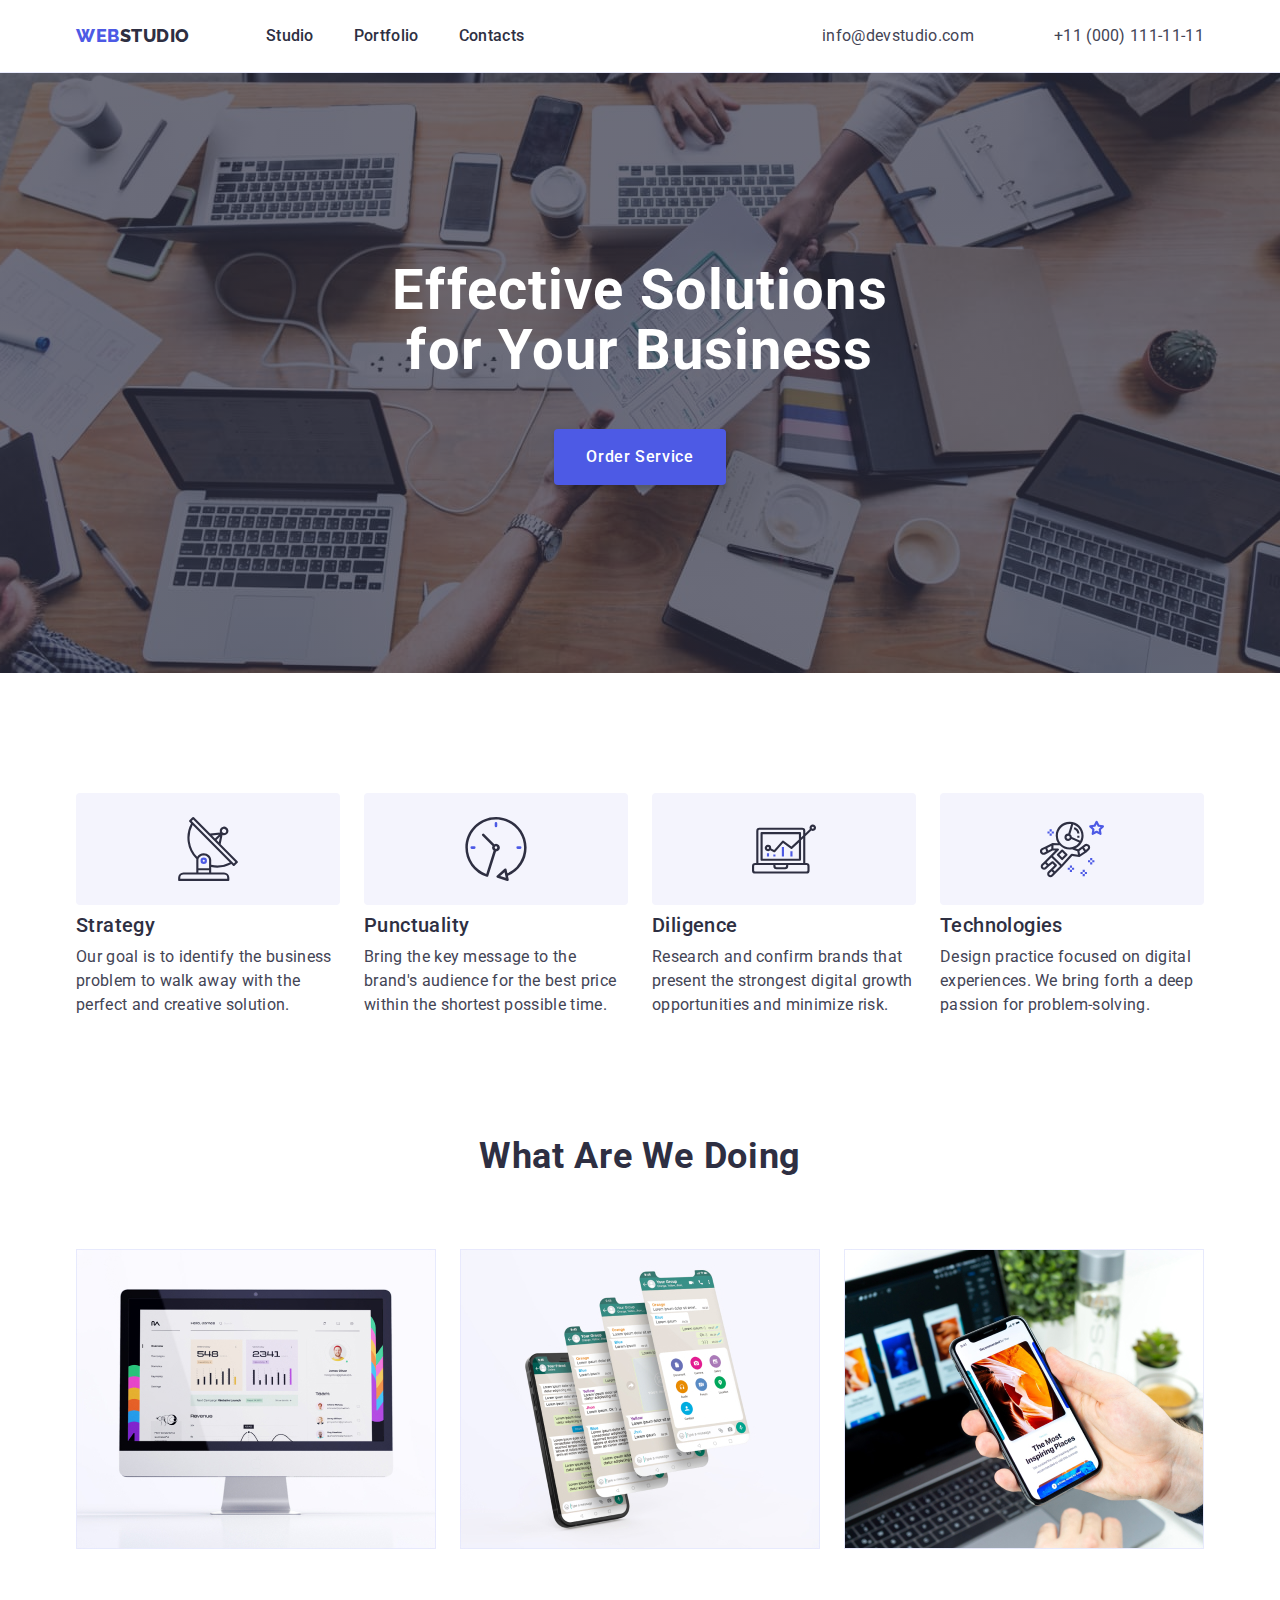
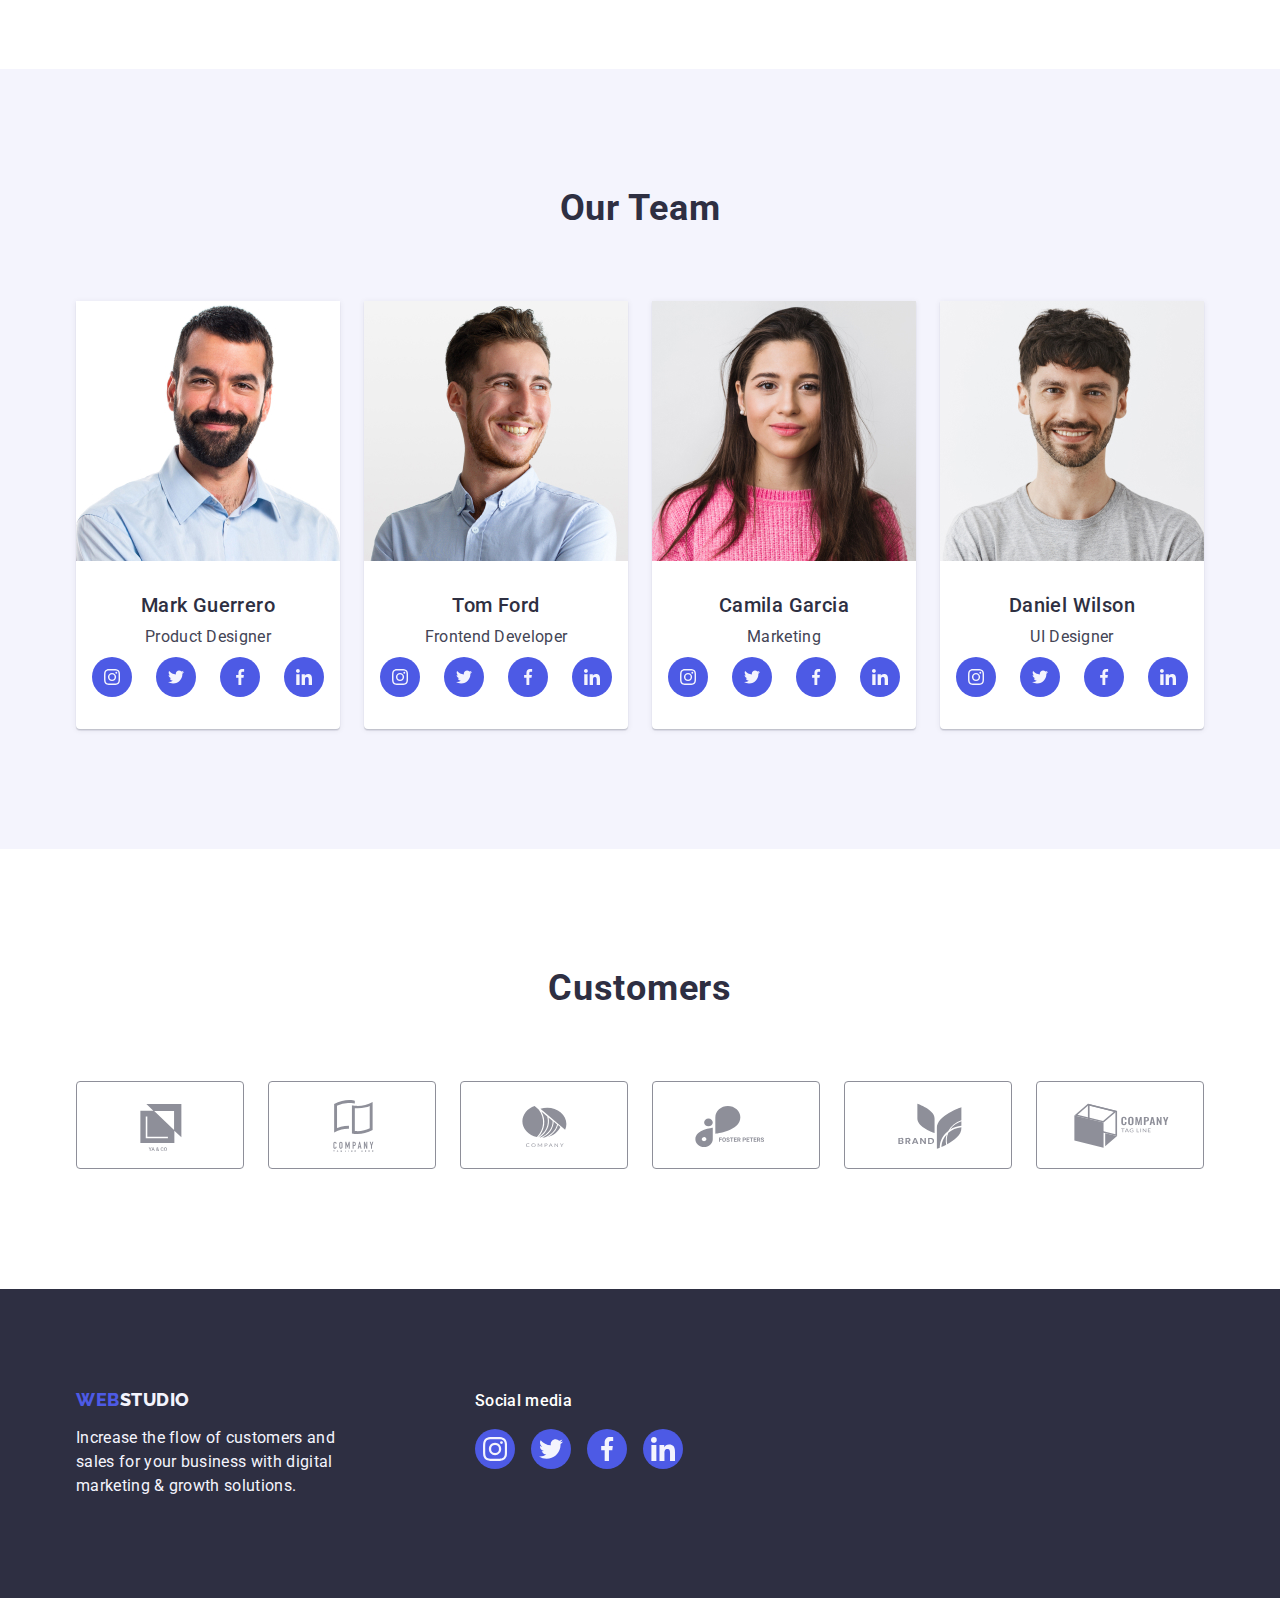
<file: index.html>
<!DOCTYPE html>
<html lang="en">
  <head>
    <meta charset="UTF-8" />
    <meta http-equiv="X-UA-Compatible" content="IE=edge" />
    <meta name="viewport" content="width=device-width, initial-scale=1.0" />
    <title>WebStudio</title>

    <!-- Fonts -->
    <link rel="preconnect" href="https://fonts.googleapis.com" />
    <link rel="preconnect" href="https://fonts.gstatic.com" crossorigin />
    <link
      href="https://fonts.googleapis.com/css2?family=Raleway:wght@800&family=Roboto:wght@400;500;700;900&display=swap"
      rel="stylesheet"
    />

    <!-- Normalize -->
    <link
      rel="stylesheet"
      href="https://cdnjs.cloudflare.com/ajax/libs/modern-normalize/1.0.0/modern-normalize.min.css"
    />

    <!-- Custom styles -->
    <link rel="stylesheet" href="./css/styles.css" />
  </head>

  <body>
    <!-- Header section -->
    <header class="page-header">
      <div class="header-container container">
        <nav class="header-nav">
          <a class="header-logo logo link" href="./index.html">
            Web<span class="logo-header">Studio</span></a
          >
          <!-- Header section - Navigation -->
          <ul class="header-list list">
            <li class="header-item">
              <a class="header-link link" href="./index.html">Studio</a>
            </li>
            <li class="header-item">
              <a class="header-link link" href="./portfolio.html">Portfolio</a>
            </li>
            <li class="header-item">
              <a class="header-link link" href="">Contacts</a>
            </li>
          </ul>
        </nav>
        <!-- Header section - Contacts -->
        <address class="header-contact">
          <ul class="header-contact-list list">
            <li class="header-contact-item">
              <a
                class="header-contact-link link"
                href="mailto:info@devstudio.com"
                >info@devstudio.com</a
              >
            </li>
            <li class="header-contact-item">
              <a class="header-contact-link link" href="tel:+110001111111"
                >+11 (000) 111-11-11</a
              >
            </li>
          </ul>
        </address>
      </div>
    </header>

    <!-- Main section -->
    <main class="page-main">
      <!-- Hero section -->
      <section class="hero">
        <div class="hero-container container">
          <h1 class="hero-title">Effective Solutions for Your Business</h1>
          <button class="btn btn-dark" type="button">Order Service</button>
        </div>
      </section>

      <!-- Features section 1 -->
      <section class="features">
        <div class="features-container container">
          <h2 class="features-title" hidden>Feature</h2>
          <ul class="features-list list">
            <li class="features-item">
              <div class="features-item-icon">
                <svg class="features-icon" width="64" height="64">
                  <use href="./images/icons.svg#icon-antenna"></use>
                </svg>
              </div>
              <h3 class="features-item-title header-three">Strategy</h3>
              <p class="body-text">
                Our goal is to identify the business problem to walk away with
                the perfect and creative solution.
              </p>
            </li>
            <li class="features-item">
              <div class="features-item-icon">
                <svg class="features-icon" width="64" height="64">
                  <use href="./images/icons.svg#icon-clock"></use>
                </svg>
              </div>
              <h3 class="features-item-title header-three">Punctuality</h3>
              <p class="body-text">
                Bring the key message to the brand's audience for the best price
                within the shortest possible time.
              </p>
            </li>
            <li class="features-item">
              <div class="features-item-icon">
                <svg class="features-icon" width="64" height="64">
                  <use href="./images/icons.svg#icon-diagram"></use>
                </svg>
              </div>
              <h3 class="features-item-title header-three">Diligence</h3>
              <p class="body-text">
                Research and confirm brands that present the strongest digital
                growth opportunities and minimize risk.
              </p>
            </li>
            <li class="features-item">
              <div class="features-item-icon">
                <svg class="features-icon" width="64" height="64">
                  <use href="./images/icons.svg#icon-astronaut"></use>
                </svg>
              </div>
              <h3 class="features-item-title header-three">Technologies</h3>
              <p class="body-text">
                Design practice focused on digital experiences. We bring forth a
                deep passion for problem-solving.
              </p>
            </li>
          </ul>
        </div>
      </section>

      <!-- About section 2 -->
      <section class="page-about">
        <div class="container">
          <h2 class="about-title header-two">What are we doing</h2>
          <ul class="about-list list">
            <li class="about-item">
              <img
                src="./images/img21.jpg"
                alt="identify the business problem "
                width="360"
                height="300"
              />
            </li>
            <li class="about-item">
              <img
                src="./images/img22.jpg"
                alt="problem-solving"
                width="360"
                height="300"
              />
            </li>
            <li class="about-item">
              <img
                src="./images/img23.jpg"
                alt="key message to the audience"
                width="360"
                height="300"
              />
            </li>
          </ul>
        </div>
      </section>

      <!-- Team section 3 -->
      <section class="page-team">
        <div class="container">
          <h2 class="team-title header-two">Our Team</h2>
          <ul class="team-list list">
            <li class="team-cards-item cards-item">
              <img
                src="./images/img31.jpg"
                alt="Mark Guerrero"
                width="264"
                height="260"
              />
              <div class="container-cards">
                <h3 class="team-header-title header-three">Mark Guerrero</h3>
                <p class="body-text team-cards-text">Product Designer</p>
                <ul class="socials-list list">
                  <li class="socials-item">
                    <a
                      href="https://www.instagram.com"
                      target="_blank"
                      rel="noopener noreferret"
                      class="socials-item-link link"
                      aria-label="Instagram icon"
                    >
                      <svg class="socials-icon" width="16" height="16">
                        <use href="./images/icons.svg#icon-instagram"></use>
                      </svg>
                    </a>
                  </li>
                  <li class="socials-item">
                    <a
                      href="https://www.twitter.com"
                      target="_blank"
                      rel="noopener noreferret"
                      class="socials-item-link link"
                      aria-label="Twitter icon"
                    >
                      <svg class="socials-icon" width="16" height="16">
                        <use href="./images/icons.svg#icon-twitter"></use>
                      </svg>
                    </a>
                  </li>
                  <li class="socials-item">
                    <a
                      href="https://www.facebook.com"
                      target="_blank"
                      rel="noopener noreferret"
                      class="socials-item-link link"
                      aria-label="Facebook icon"
                    >
                      <svg class="socials-icon" width="16" height="16">
                        <use href="./images/icons.svg#icon-facebook"></use>
                      </svg>
                    </a>
                  </li>
                  <li class="socials-item">
                    <a
                      href="https://www.linkedin.com"
                      target="_blank"
                      rel="noopener noreferret"
                      class="socials-item-link link"
                      aria-label="Linkedin icon"
                    >
                      <svg class="socials-icon" width="16" height="16">
                        <use href="./images/icons.svg#icon-linkedin"></use>
                      </svg>
                    </a>
                  </li>
                </ul>
              </div>
            </li>
            <li class="team-cards-item cards-item">
              <img
                src="./images/img32.jpg"
                alt="Tom Ford"
                width="264"
                height="260"
              />
              <div class="container-cards">
                <h3 class="team-header-title header-three">Tom Ford</h3>
                <p class="body-text team-cards-text">Frontend Developer</p>
                <ul class="socials-list list">
                  <li class="socials-item">
                    <a
                      href="https://www.instagram.com"
                      target="_blank"
                      rel="noopener noreferret"
                      class="socials-item-link link"
                      aria-label="Instagram icon"
                    >
                      <svg class="socials-icon" width="16" height="16">
                        <use href="./images/icons.svg#icon-instagram"></use>
                      </svg>
                    </a>
                  </li>
                  <li class="socials-item">
                    <a
                      href="https://www.twitter.com"
                      target="_blank"
                      rel="noopener noreferret"
                      class="socials-item-link link"
                      aria-label="Twitter icon"
                    >
                      <svg class="socials-icon" width="16" height="16">
                        <use href="./images/icons.svg#icon-twitter"></use>
                      </svg>
                    </a>
                  </li>
                  <li class="socials-item">
                    <a
                      href="https://www.facebook.com"
                      target="_blank"
                      rel="noopener noreferret"
                      class="socials-item-link link"
                      aria-label="Facebook icon"
                    >
                      <svg class="socials-icon" width="16" height="16">
                        <use href="./images/icons.svg#icon-facebook"></use>
                      </svg>
                    </a>
                  </li>
                  <li class="socials-item">
                    <a
                      href="https://www.linkedin.com"
                      target="_blank"
                      rel="noopener noreferret"
                      class="socials-item-link link"
                      aria-label="Linkedin icon"
                    >
                      <svg class="socials-icon" width="16" height="16">
                        <use href="./images/icons.svg#icon-linkedin"></use>
                      </svg>
                    </a>
                  </li>
                </ul>
              </div>
            </li>
            <li class="team-cards-item cards-item">
              <img
                src="./images/img33.jpg"
                alt="Camila Garcia"
                width="264"
                height="260"
              />
              <div class="container-cards">
                <h3 class="team-header-title header-three">Camila Garcia</h3>
                <p class="body-text team-cards-text">Marketing</p>
                <ul class="socials-list list">
                  <li class="socials-item">
                    <a
                      href="https://www.instagram.com"
                      target="_blank"
                      rel="noopener noreferret"
                      class="socials-item-link link"
                      aria-label="Instagram icon"
                    >
                      <svg class="socials-icon" width="16" height="16">
                        <use href="./images/icons.svg#icon-instagram"></use>
                      </svg>
                    </a>
                  </li>
                  <li class="socials-item">
                    <a
                      href="https://www.twitter.com"
                      target="_blank"
                      rel="noopener noreferret"
                      class="socials-item-link link"
                      aria-label="Twitter icon"
                    >
                      <svg class="socials-icon" width="16" height="16">
                        <use href="./images/icons.svg#icon-twitter"></use>
                      </svg>
                    </a>
                  </li>
                  <li class="socials-item">
                    <a
                      href="https://www.facebook.com"
                      target="_blank"
                      rel="noopener noreferret"
                      class="socials-item-link link"
                      aria-label="Facebook icon"
                    >
                      <svg class="socials-icon" width="16" height="16">
                        <use href="./images/icons.svg#icon-facebook"></use>
                      </svg>
                    </a>
                  </li>
                  <li class="socials-item">
                    <a
                      href="https://www.linkedin.com"
                      target="_blank"
                      rel="noopener noreferret"
                      class="socials-item-link link"
                      aria-label="Linkedin icon"
                    >
                      <svg class="socials-icon" width="16" height="16">
                        <use href="./images/icons.svg#icon-linkedin"></use>
                      </svg>
                    </a>
                  </li>
                </ul>
              </div>
            </li>
            <li class="team-cards-item cards-item">
              <img
                src="./images/img34.jpg"
                alt="Daniel Wilson"
                width="264"
                height="260"
              />
              <div class="container-cards">
                <h3 class="team-header-title header-three">Daniel Wilson</h3>
                <p class="body-text team-cards-text">UI Designer</p>
                <ul class="socials-list list">
                  <li class="socials-item">
                    <a
                      href="https://www.instagram.com"
                      target="_blank"
                      rel="noopener noreferret"
                      class="socials-item-link link"
                      aria-label="Instagram icon"
                    >
                      <svg class="socials-icon" width="16" height="16">
                        <use href="./images/icons.svg#icon-instagram"></use>
                      </svg>
                    </a>
                  </li>
                  <li class="socials-item">
                    <a
                      href="https://www.twitter.com"
                      target="_blank"
                      rel="noopener noreferret"
                      class="socials-item-link link"
                      aria-label="Twitter icon"
                    >
                      <svg class="socials-icon" width="16" height="16">
                        <use href="./images/icons.svg#icon-twitter"></use>
                      </svg>
                    </a>
                  </li>
                  <li class="socials-item">
                    <a
                      href="https://www.facebook.com"
                      target="_blank"
                      rel="noopener noreferret"
                      class="socials-item-link link"
                      aria-label="Facebook icon"
                    >
                      <svg class="socials-icon" width="16" height="16">
                        <use href="./images/icons.svg#icon-facebook"></use>
                      </svg>
                    </a>
                  </li>
                  <li class="socials-item">
                    <a
                      href="https://www.linkedin.com"
                      target="_blank"
                      rel="noopener noreferret"
                      class="socials-item-link link"
                      aria-label="Linkedin icon"
                    >
                      <svg class="socials-icon" width="16" height="16">
                        <use href="./images/icons.svg#icon-linkedin"></use>
                      </svg>
                    </a>
                  </li>
                </ul>
              </div>
            </li>
          </ul>
        </div>
      </section>

      <!-- Customers -->
      <section class="page-customers">
        <div class="customers-container container">
          <h2 class="customers-title header-two">Customers</h2>
          <ul class="customers-list list">
            <li class="customers-item">
              <a href="" class="customers-item-link link">
                <svg class="clients-icon" width="104" height="56">
                  <use href="./images/icons.svg#icon-logo-1"></use>
                </svg>
              </a>
            </li>
            <li class="customers-item">
              <a href="" class="customers-item-link link">
                <svg class="clients-icon" width="104" height="56">
                  <use href="./images/icons.svg#icon-logo-2"></use>
                </svg>
              </a>
            </li>
            <li class="customers-item">
              <a href="" class="customers-item-link link">
                <svg class="clients-icon" width="104" height="56">
                  <use href="./images/icons.svg#icon-logo-3"></use></svg
              ></a>
            </li>
            <li class="customers-item">
              <a href="" class="customers-item-link link">
                <svg class="clients-icon" width="104" height="56">
                  <use href="./images/icons.svg#icon-logo-4"></use>
                </svg>
              </a>
            </li>
            <li class="customers-item">
              <a href="" class="customers-item-link link">
                <svg class="clients-icon" width="104" height="56">
                  <use href="./images/icons.svg#icon-logo-5"></use>
                </svg>
              </a>
            </li>
            <li class="customers-item">
              <a href="" class="customers-item-link link">
                <svg class="clients-icon" width="104" height="56">
                  <use href="./images/icons.svg#icon-logo-6"></use>
                </svg>
              </a>
            </li>
          </ul>
        </div>
      </section>
    </main>

    <!-- Footer section -->
    <footer class="footer">
      <div class="footer-container container">
        <div class="footer-logo">
          <a class="footer-logo-link logo link" href="./index.html"
            >Web<span class="logo-footer">Studio</span>
          </a>
          <p class="footer-text">
            Increase the flow of customers and sales for your business with
            digital marketing & growth solutions.
          </p>
        </div>

        <div class="footer-social-media container">
          <p class="footer-socials-title">Social media</p>
          <ul class="footer-socials-list list">
            <li class="footer-socials-item">
              <a
                href="https://www.instagram.com"
                target="_blank"
                rel="noopener noreferret"
                class="footer-socials-item-link link"
                aria-label="Instagram icon"
              >
                <svg class="socials-icon" width="24" height="24">
                  <use href="./images/icons.svg#icon-instagram"></use>
                </svg>
              </a>
            </li>
            <li class="footer-socials-item">
              <a
                href="https://www.twitter.com"
                target="_blank"
                rel="noopener noreferret"
                class="footer-socials-item-link link"
                aria-label="Twitter icon"
              >
                <svg class="socials-icon" width="24" height="24">
                  <use href="./images/icons.svg#icon-twitter"></use>
                </svg>
              </a>
            </li>
            <li class="footer-socials-item">
              <a
                href="https://www.facebook.com"
                target="_blank"
                rel="noopener noreferret"
                class="footer-socials-item-link link"
                aria-label="Facebook icon"
              >
                <svg class="socials-icon" width="24" height="24">
                  <use href="./images/icons.svg#icon-facebook"></use>
                </svg>
              </a>
            </li>
            <li class="footer-socials-item">
              <a
                href="https://www.linkedin.com"
                target="_blank"
                rel="noopener noreferret"
                class="footer-socials-item-link link"
                aria-label="Linkedin icon"
              >
                <svg class="socials-icon" width="24" height="24">
                  <use href="./images/icons.svg#icon-linkedin"></use>
                </svg>
              </a>
            </li>
          </ul>
        </div>
      </div>
    </footer>
  </body>
</html>
</file>
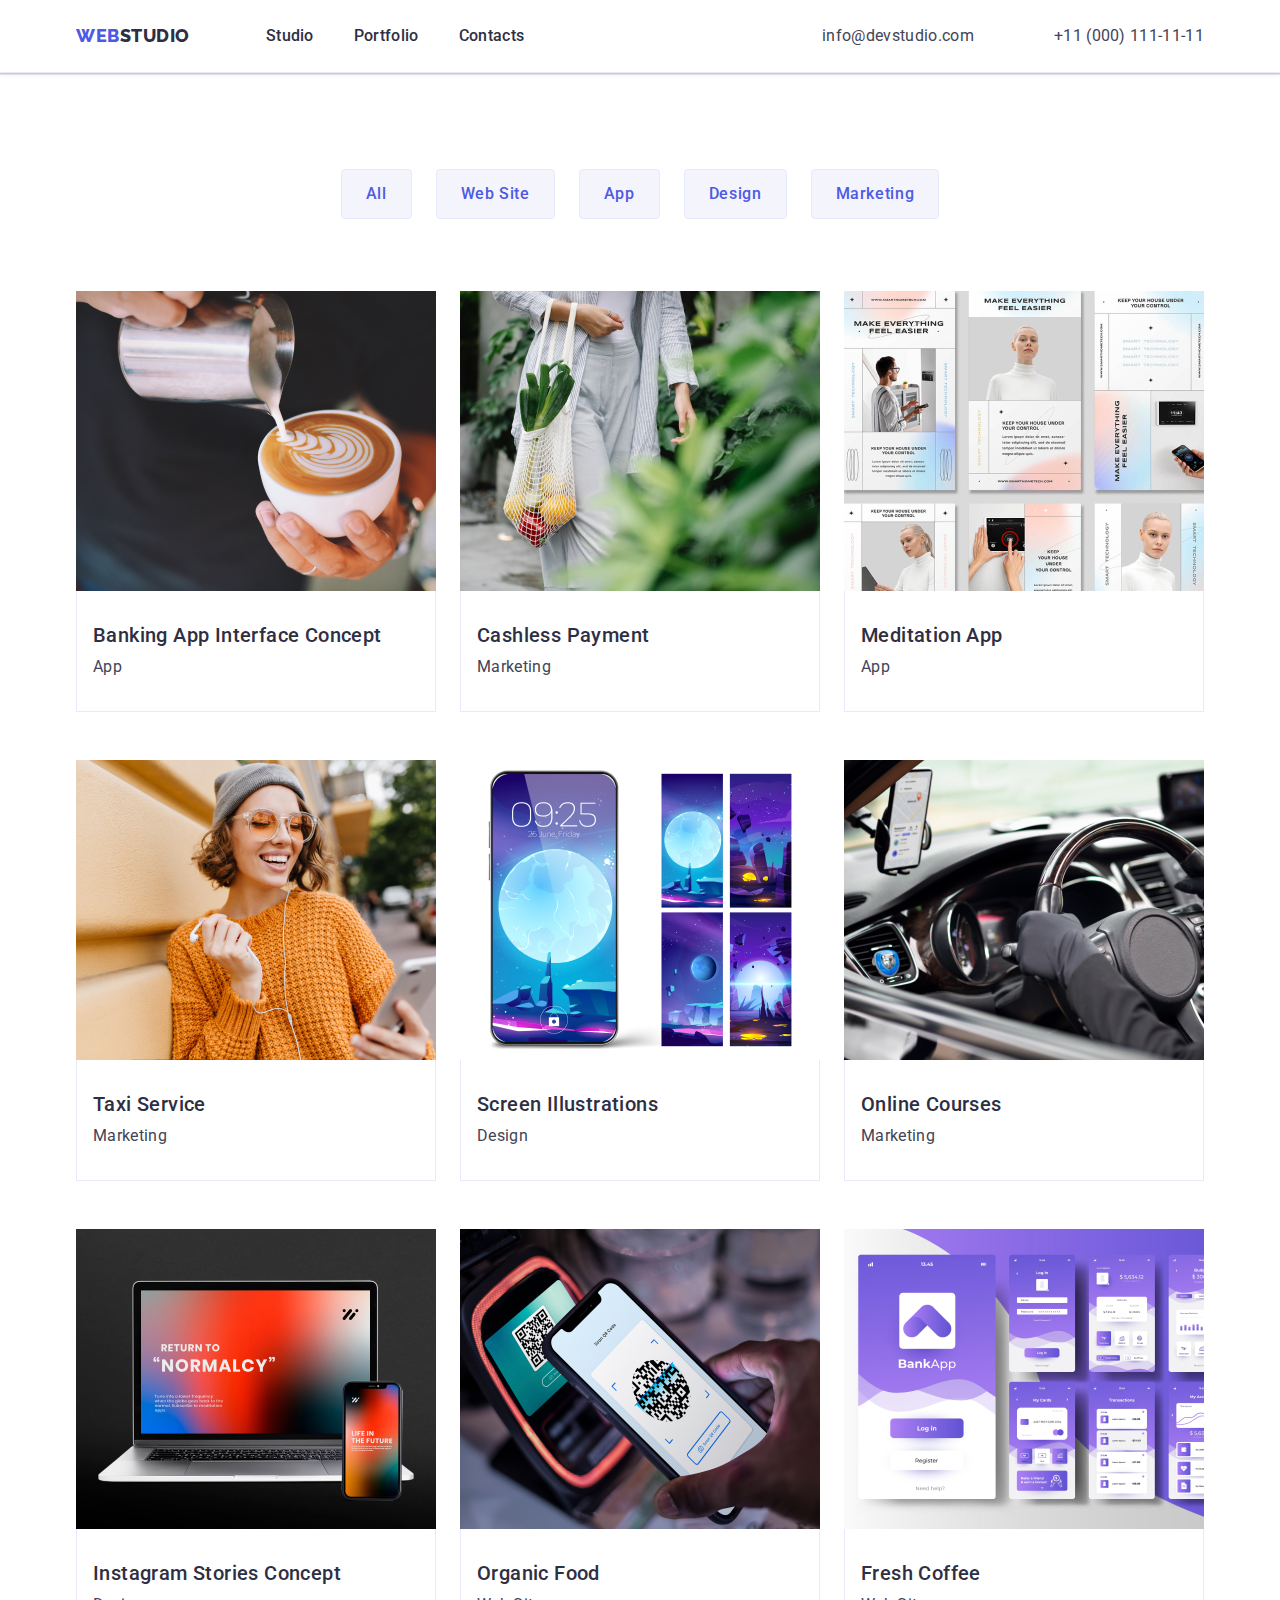
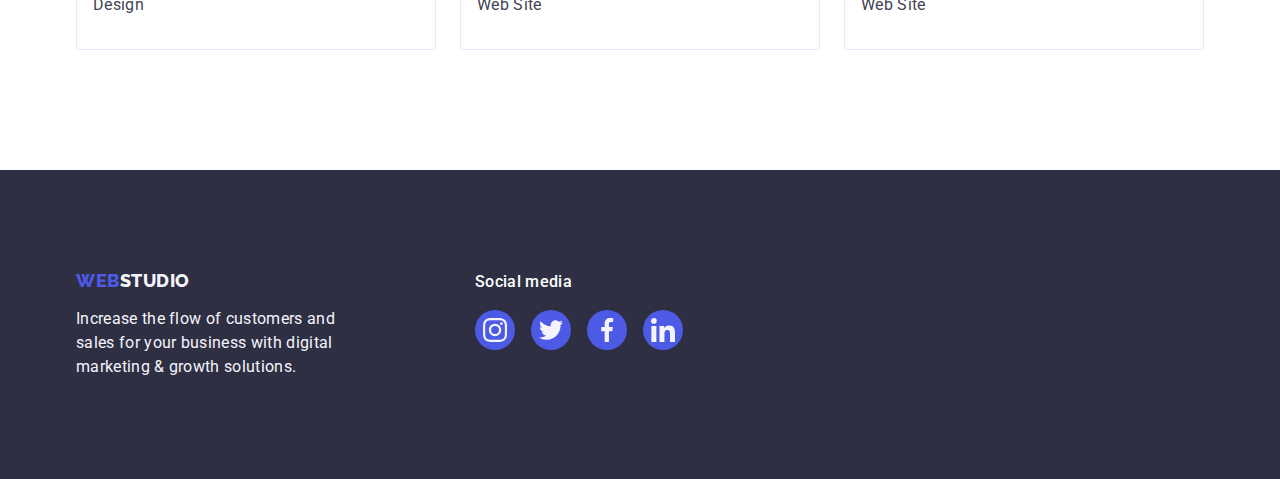
<file: portfolio.html>
<!DOCTYPE html>
<html lang="en">
  <head>
    <meta charset="UTF-8" />
    <meta http-equiv="X-UA-Compatible" content="IE=edge" />
    <meta name="viewport" content="width=device-width, initial-scale=1.0" />
    <title>Portfolio</title>

    <!-- Fonts -->
    <link rel="preconnect" href="https://fonts.googleapis.com" />
    <link rel="preconnect" href="https://fonts.gstatic.com" crossorigin />
    <link
      href="https://fonts.googleapis.com/css2?family=Raleway:wght@800&family=Roboto:wght@400;500;700;900&display=swap"
      rel="stylesheet"
    />

    <!-- Normalize -->
    <link
      rel="stylesheet"
      href="https://cdnjs.cloudflare.com/ajax/libs/modern-normalize/1.0.0/modern-normalize.min.css"
    />

    <!-- Custom styles -->
    <link rel="stylesheet" href="./css/styles.css" />
  </head>

  <body>
    <!-- Header section -->
    <header class="page-header">
      <div class="header-container container">
        <nav class="header-nav">
          <a class="header-logo logo link" href="./index.html">
            Web<span class="logo-header">Studio</span></a
          >
          <!-- Header section - Navigation -->
          <ul class="header-list list">
            <li class="header-item">
              <a class="header-link link" href="./index.html">Studio</a>
            </li>
            <li class="header-item">
              <a class="header-link link" href="./portfolio.html">Portfolio</a>
            </li>
            <li class="header-item">
              <a class="header-link link" href="">Contacts</a>
            </li>
          </ul>
        </nav>
        <!-- Header section - Contacts -->
        <address class="header-contact">
          <ul class="header-contact-list list">
            <li class="header-contact-item">
              <a
                class="header-contact-link link"
                href="mailto:info@devstudio.com"
                >info@devstudio.com</a
              >
            </li>
            <li class="header-contact-item">
              <a class="header-contact-link link" href="tel:+110001111111"
                >+11 (000) 111-11-11</a
              >
            </li>
          </ul>
        </address>
      </div>
    </header>

    <!-- Main section -->
    <main>
      <section class="page-portfolio">
        <div class="portfolio-container container">
          <h1 class="portfolio-title" hidden>Filters</h1>

          <!-- Filters -->
          <ul class="portfolio-list list">
            <li class="portfolio-item">
              <button class="portfoio-btn btn btn-light" type="button">
                All
              </button>
            </li>
            <li class="portfolio-item">
              <button class="portfoio-btn btn btn-light" type="button">
                Web Site
              </button>
            </li>
            <li class="portfolio-item">
              <button class="portfoio-btn btn btn-light" type="button">
                App
              </button>
            </li>
            <li class="portfolio-item">
              <button class="portfoio-btn btn btn-light" type="button">
                Design
              </button>
            </li>
            <li class="portfolio-item">
              <button class="portfoio-btn btn btn-light" type="button">
                Marketing
              </button>
            </li>
          </ul>

          <!-- Cards -->
          <ul class="cards-list list">
            <li class="portfolio-cards-item cards-item">
              <a class="portfolio-cards-item-link cards-item-link link" href="">
                <img
                  src="./images/img-portfolio-1.jpg"
                  alt="Banking App Interface Concept"
                  width="360"
                  height="300"
                />
                <div class="container-portfolio-cards">
                  <h2 class="cards-item-title">
                    Banking App Interface Concept
                  </h2>
                  <p class="cards-item-text">App</p>
                </div>
              </a>
            </li>
            <li class="portfolio-cards-item cards-item">
              <a class="portfolio-cards-item-link cards-item-link link" href="">
                <img
                  src="./images/img-portfolio-2.jpg"
                  alt="Cashless Payment"
                  width="360"
                  height="300"
                />
                <div class="container-portfolio-cards">
                  <h2 class="cards-item-title">Cashless Payment</h2>
                  <p class="cards-item-text">Marketing</p>
                </div>
              </a>
            </li>
            <li class="portfolio-cards-item cards-item">
              <a class="portfolio-cards-item-link cards-item-link link" href="">
                <img
                  src="./images/img-portfolio-3.jpg"
                  alt="Meditation App"
                  width="360"
                  height="300"
                />
                <div class="container-portfolio-cards">
                  <h2 class="cards-item-title">Meditation App</h2>
                  <p class="cards-item-text">App</p>
                </div>
              </a>
            </li>
            <li class="portfolio-cards-item cards-item">
              <a class="portfolio-cards-item-link cards-item-link link" href="">
                <img
                  src="./images/img-portfolio-4.jpg"
                  alt="Taxi Service"
                  width="360"
                  height="300"
                />
                <div class="container-portfolio-cards">
                  <h2 class="cards-item-title">Taxi Service</h2>
                  <p class="cards-item-text">Marketing</p>
                </div>
              </a>
            </li>
            <li class="portfolio-cards-item cards-item">
              <a class="portfolio-cards-item-link cards-item-link link" href="">
                <img
                  src="./images/img-portfolio-5.jpg"
                  alt="Screen Illustrations"
                  width="360"
                  height="300"
                />
                <div class="container-portfolio-cards">
                  <h2 class="cards-item-title">Screen Illustrations</h2>
                  <p class="cards-item-text">Design</p>
                </div>
              </a>
            </li>
            <li class="portfolio-cards-item cards-item">
              <a class="portfolio-cards-item-link cards-item-link link" href="">
                <img
                  src="./images/img-portfolio-6.jpg"
                  alt="Online Courses"
                  width="360"
                  height="300"
                />
                <div class="container-portfolio-cards">
                  <h2 class="cards-item-title">Online Courses</h2>
                  <p class="cards-item-text">Marketing</p>
                </div>
              </a>
            </li>
            <li class="portfolio-cards-item cards-item">
              <a class="portfolio-cards-item-link cards-item-link link" href="">
                <img
                  src="./images/img-portfolio-7.jpg"
                  alt="Instagram Stories Concept"
                  width="360"
                  height="300"
                />
                <div class="container-portfolio-cards">
                  <h2 class="cards-item-title">Instagram Stories Concept</h2>
                  <p class="cards-item-text">Design</p>
                </div>
              </a>
            </li>
            <li class="portfolio-cards-item cards-item">
              <a class="portfolio-cards-item-link cards-item-link link" href="">
                <img
                  src="./images/img-portfolio-8.jpg"
                  alt="Organic Food"
                  width="360"
                  height="300"
                />
                <div class="container-portfolio-cards">
                  <h2 class="cards-item-title">Organic Food</h2>
                  <p class="cards-item-text">Web Site</p>
                </div>
              </a>
            </li>
            <li class="portfolio-cards-item cards-item">
              <a class="portfolio-cards-item-link cards-item-link link" href="">
                <img
                  src="./images/img-portfolio-9.jpg"
                  alt="Fresh Coffee"
                  width="360"
                  height="300"
                />
                <div class="container-portfolio-cards">
                  <h2 class="cards-item-title">Fresh Coffee</h2>
                  <p class="cards-item-text">Web Site</p>
                </div>
              </a>
            </li>
          </ul>
        </div>
      </section>
    </main>
    <!-- Footer section -->
    <footer class="footer">
      <div class="footer-container container">
        <div class="footer-logo">
          <a class="footer-logo-link logo link" href="./index.html"
            >Web<span class="logo-footer">Studio</span>
          </a>
          <p class="footer-text">
            Increase the flow of customers and sales for your business with
            digital marketing & growth solutions.
          </p>
        </div>

        <div class="footer-social-media container">
          <p class="footer-socials-title">Social media</p>
          <ul class="footer-socials-list list">
            <li class="footer-socials-item">
              <a
                href="https://www.instagram.com"
                target="_blank"
                rel="noopener noreferret"
                class="footer-socials-item-link link"
                aria-label="Instagram icon"
              >
                <svg class="socials-icon" width="24" height="24">
                  <use href="./images/icons.svg#icon-instagram"></use>
                </svg>
              </a>
            </li>
            <li class="footer-socials-item">
              <a
                href="https://www.twitter.com"
                target="_blank"
                rel="noopener noreferret"
                class="footer-socials-item-link link"
                aria-label="Twitter icon"
              >
                <svg class="socials-icon" width="24" height="24">
                  <use href="./images/icons.svg#icon-twitter"></use>
                </svg>
              </a>
            </li>
            <li class="footer-socials-item">
              <a
                href="https://www.facebook.com"
                target="_blank"
                rel="noopener noreferret"
                class="footer-socials-item-link link"
                aria-label="Facebook icon"
              >
                <svg class="socials-icon" width="24" height="24">
                  <use href="./images/icons.svg#icon-facebook"></use>
                </svg>
              </a>
            </li>
            <li class="footer-socials-item">
              <a
                href="https://www.linkedin.com"
                target="_blank"
                rel="noopener noreferret"
                class="footer-socials-item-link link"
                aria-label="Linkedin icon"
              >
                <svg class="socials-icon" width="24" height="24">
                  <use href="./images/icons.svg#icon-linkedin"></use>
                </svg>
              </a>
            </li>
          </ul>
        </div>
      </div>
    </footer>
  </body>
</html>
</file>
<file: css/styles.css>
:root {
  --primary-font: Roboto, sans-serif;
  --logo-front: Raleway, sans-serif;
  --iris-text-cl: #4d5ae5;
  --ocean-text-cl: #404bbf;
  --navy-blue-text-cl: #2e2f42;
  --green-text-cl: #31d0aa;
  --slate-text-cl: #434455;
  --light-slate-text-cl: #8e8f99;
  --cornflower-text-cl: #e7e9fc;
  --cloud-text-cl: #f4f4fd;
  --white-text-cl: #ffffff;
  --dairy-text-cl: #fcfcfc;
}

/* Reset */

h1,
h2,
h3,
h4,
h5,
h6,
p {
  margin: 0;
}
img {
  display: block;
  max-width: 100%;
  height: auto;
}

.link {
  text-decoration: none;
}
.list {
  list-style: none;
  padding: 0;
  margin: 0;
}

/* Body styles */

body {
  font-family: var(--primary-font);
  font-size: 16px;
  line-height: 1.5;
  letter-spacing: 0.02em;
  color: var(--slate-text-cl);
  background-color: #ffffff;
}

/* Container */
.container {
  width: 1158px;
  margin-left: auto;
  margin-right: auto;
  padding-left: 15px;
  padding-right: 15px;
}

/* Header section */

.header-container {
  display: flex;
  align-items: center;
}
.page-header {
  border-bottom: 1px solid var(--cornflower-text-cl);
  box-shadow: 0px 2px 1px rgba(46, 47, 66, 0.08),
    0px 1px 1px rgba(46, 47, 66, 0.16), 0px 1px 6px rgba(46, 47, 66, 0.08);
}

.header-nav {
  display: flex;
  align-items: center;
}
.header-list {
  display: flex;
  align-items: center;
  gap: 40px;
}
.logo {
  font-family: var(--logo-front);
  font-weight: 800;
  font-size: 18px;
  line-height: 1.17;
  letter-spacing: 0.03em;
  text-transform: uppercase;
  color: var(--iris-text-cl);
}
.header-logo {
  margin-right: 76px;
  display: block;
  padding-top: 24px;
  padding-bottom: 24px;
}
.logo-header {
  color: var(--navy-blue-text-cl);
}
.header-item {
  font-weight: 500;
  color: var(--navy-blue-text-cl);
}
.header-link {
  display: block;
  padding-top: 24px;
  padding-bottom: 24px;
  font-weight: 500;
  font-size: 16px;
  line-height: 1.5;
  letter-spacing: 0.02em;
  color: var(--navy-blue-text-cl);
}
.header-link:hover,
.header-link:focus,
.header-contact-link:hover,
.header-contact-link:focus {
  color: var(--ocean-text-cl);
}
.header-contact {
  font-style: normal;
  margin-left: auto;
}
.header-contact-list {
  display: flex;
  gap: 40px;
}
.header-contact-link {
  font-size: 16px;
  line-height: 1.5;
  letter-spacing: 0.02em;
  color: var(--slate-text-cl);
  padding-top: 24px;
  padding-bottom: 24px;
  display: block;
}
.header-contact-item {
  margin-left: 40px;
}
/* Hero section */

.hero,
.footer {
  background-color: var(--navy-blue-text-cl);
}

.hero {
  max-width: 1440px;
  margin-left: auto;
  margin-right: auto;
  padding-top: 188px;
  padding-bottom: 188px;
  text-align: center;
  background-color: rgba(46, 47, 66, 0.7);
  background-image: linear-gradient(
      rgba(46, 47, 66, 0.7),
      rgba(46, 47, 66, 0.7)
    ),
    url(../images/hero-img.jpg);
  background-repeat: no-repeat;
  background-position: center;
  background-size: cover;
}
.hero-title {
  font-weight: 700;
  font-size: 56px;
  line-height: 1.07;
  letter-spacing: 0.02em;
  color: var(--white-text-cl);
  display: block;
  max-width: 496px;
  height: 120px;
  margin: 0 auto;
  margin-bottom: 48px;
}

/* Button */

.btn {
  font-family: inherit;
  font-weight: 500;
  font-size: 16px;
  line-height: 1.5;
  letter-spacing: 0.04em;
  cursor: pointer;
  border: none;
  border-radius: 4px;
}
.btn-dark {
  color: var(--white-text-cl);
  background-color: var(--iris-text-cl);
  height: 56px;
  min-width: 169px;
  padding: 16px 32px;
  border: 0;
  box-shadow: 0px 4px 4px rgba(0, 0, 0, 0.15);
  display: block;
  margin: auto;
}
.btn-light {
  color: var(--iris-text-cl);
  background-color: var(--cloud-text-cl);
  min-height: 48px;
  padding: 12px 24px;
  border: 1px solid var(--cornflower-text-cl);
}

.btn:hover,
.btn:focus {
  color: var(--white-text-cl);
  background-color: var(--ocean-text-cl);
  border: 1px solid transparent;
}

.portfoio-btn:hover,
.portfoio-btn:focus {
  box-shadow: 0px 3px 1px rgba(0, 0, 0, 0.1), 0px 2px 1px rgba(0, 0, 0, 0.08),
    0px 2px 2px rgba(0, 0, 0, 0.12);
}
/* Main */
/* Features section 1 */

.features {
  padding: 120px 0;
}

.features-list {
  display: flex;
  gap: 24px;
  min-height: 104px;
}
.features-item-icon {
  display: flex;
  justify-content: center;
  align-items: center;
  margin-bottom: 8px;

  width: 264px;
  height: 112px;

  background: var(--cloud-text-cl);
  border-radius: 4px;
}
.features-item {
  width: calc((100% - (3 * 24px)) / 4);
}
.features-item-title {
  margin-bottom: 8px;
}

/* About */

.page-about {
  padding-bottom: 120px;
}

.about-title,
.team-title {
  min-height: 40px;
  margin-bottom: 72px;
}

.about-list,
.team-list {
  display: flex;
  gap: 24px;
}

/* Cards section 1 */

.body-text {
  font-size: 16px;
  line-height: 1.5;
  letter-spacing: 0.02em;
  color: var(--slate-text-cl);
}

.header-three {
  font-weight: 500;
  font-size: 20px;
  line-height: 1.2;
  letter-spacing: 0.02em;
  color: var(--navy-blue-text-cl);
}
.header-two {
  font-weight: 700;
  font-size: 36px;
  line-height: 1.11;
  letter-spacing: 0.02em;
  text-transform: capitalize;
  color: var(--navy-blue-text-cl);
  text-align: center;
}
.cards-item {
  background-color: var(--white-text-cl);
}
.team-cards-item {
  box-shadow: 0px 1px 6px rgba(46, 47, 66, 0.08),
    0px 1px 1px rgba(46, 47, 66, 0.16), 0px 2px 1px rgba(46, 47, 66, 0.08);
  border-radius: 0px 0px 4px 4px;
}

/* Team section */
.page-team {
  background-color: var(--cloud-text-cl);
  padding: 120px 0;
}

.container-cards {
  padding: 32px 0;
  text-align: center;
  border-radius: 0px 0px 4px 4px;
  border: 0;
}
.team-header-title {
  margin-bottom: 8px;
}
.team-cards-text {
  margin-bottom: 8px;
}
/* Social section */

.socials-list {
  display: flex;
  justify-content: center;
  gap: 24px;
}
.socials-item-link {
  display: flex;
  justify-content: center;
  align-items: center;

  width: 40px;
  height: 40px;
  color: var(--cloud-text-cl);
  background-color: var(--iris-text-cl);
  border-radius: 50%;
}
.socials-item-link:hover,
.socials-item-link:focus {
  background-color: var(--ocean-text-cl);
}
.socials-icon {
  fill: currentColor;
}

/* Customers section */
.page-customers {
  padding: 120px 0;
}
.customers-title {
  margin-bottom: 72px;
  line-height: 1.1;
}
.customers-list {
  display: flex;
  justify-content: center;
  gap: 24px;
}
.customers-item {
  width: calc((100% - (24px * 5)) / 6);
}
.customers-item-link {
  display: flex;
  justify-content: center;
  align-items: center;

  height: 88px;

  border: 1px solid var(--light-slate-text-cl);
  border-radius: 4px;
  color: var(--light-slate-text-cl);
}
.customers-item-link:hover,
.customers-item-link:focus {
  border-color: var(--ocean-text-cl);
  color: var(--ocean-text-cl);
}
.clients-icon {
  fill: currentColor;
}

/* Footer section */

.footer-logo {
  max-width: 264px;
  margin-right: 120px;
}
.logo-footer {
  color: var(--cloud-text-cl);
}
.footer-logo-link {
  display: inline-block;
  margin-bottom: 16px;
}
.footer {
  padding-top: 100px;
  padding-bottom: 100px;
}
.footer-container {
  display: flex;
  align-items: baseline;
}

.footer-text {
  color: var(--cloud-text-cl);
  width: 264px;
  font-weight: 400;
}
.footer-socials-title {
  color: var(--white-text-cl);
  font-weight: 500;
  font-size: 16px;
  font-family: var(--primary-font);
  margin-bottom: 16px;
  line-height: 1.5;
  letter-spacing: 0.02em;
}

.footer-socials-list {
  display: flex;
  gap: 16px;
}
.footer-socials-item-link {
  display: flex;
  justify-content: center;
  align-items: center;

  width: 40px;
  height: 40px;
  color: var(--cloud-text-cl);
  background-color: var(--iris-text-cl);
  border-radius: 50%;
}
.footer-socials-item-link:hover,
.footer-socials-item-link:focus {
  background-color: var(--green-text-cl);
}

/* Portfolio */
.page-portfolio {
  padding-top: 96px;
  padding-bottom: 120px;
}
.portfolio-list {
  display: flex;
  justify-content: center;
  display: flex;
  gap: 24px;
  margin-bottom: 72px;
}
.container-portfolio-cards {
  padding: 32px 16px;
  border: 1px solid var(--cornflower-text-cl);
  border-top: none;
}
.cards-item-link {
  text-decoration: none;
  display: block;
}
.cards-item-title {
  font-weight: 500;
  font-size: 20px;
  line-height: 1.2;
  letter-spacing: 0.02em;
  color: var(--navy-blue-text-cl);
  margin-bottom: 8px;
}
.cards-item-text {
  font-weight: 400;
  font-size: 16px;
  line-height: 1.5;
  letter-spacing: 0.02em;
  color: var(--slate-text-cl);
}
.cards-list {
  display: flex;
  flex-wrap: wrap;
  gap: 48px 24px;
}
.portfolio-cards-item {
  width: calc((100% - (24px * 2)) / 3);
}

.portfolio-cards-item-link:hover,
.portfolio-cards-item-link:focus {
  box-shadow: 0px 1px 6px rgba(46, 47, 66, 0.08),
    0px 1px 1px rgba(46, 47, 66, 0.16), 0px 2px 1px rgba(46, 47, 66, 0.08);
}
</file>
